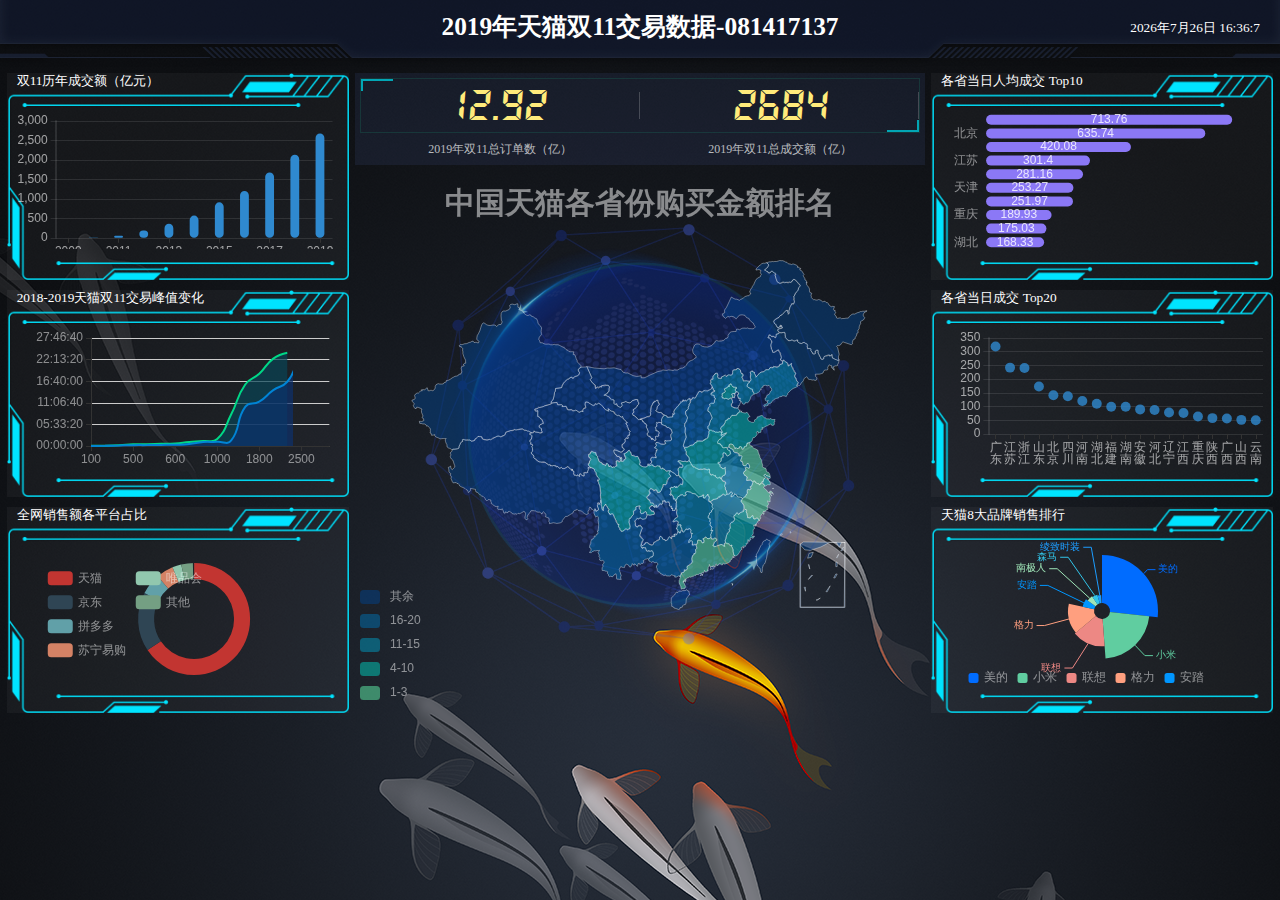
<file: index.html>
<!DOCTYPE html>

<html lang="zh">

<head>
    <meta charset="utf-8" />
    <meta name="viewpoint" content="width=device-width" , initial-scale=1.0 />
    <title>数据可视化大作业-081417137</title>
    <link rel="stylesheet" href="css/index.css">
    <script src="js/flexible.js"></script>

</head>

<body>
    <header>
        <a href="https://github.com/Tanyiqu/2019D11TmallDataVisualization" target="_blank">
            <h1>2019年天猫双11交易数据-081417137</h1>
        </a>

        <div class="showTime">
            <script src="js/getTime.js"></script>
        </div>
    </header>

    <!-- 主体 -->
    <section class="mainbox">
        <!-- 左 -->
        <div class="column">
            <div class="panel bar">
                <h2>双11历年成交额（亿元）</h2>
                <div class="chart"></div>
                <div class="panel-footer"></div>
            </div>


            <div class="panel line">
                <h2>2018-2019天猫双11交易峰值变化</h2>
                <div class="chart"></div>
                <div class="panel-footer"></div>
            </div>

            <div class="panel pie">
                <h2>全网销售额各平台占比</h2>
                <div class="chart"></div>
                <div class="panel-footer"></div>
            </div>
        </div>

        <!-- 中 -->
        <div class="column">
            <!-- 数字部分 -->
            <div class="no">
                <div class="no-hd">
                    <ul>
                        <li>12.92</li>
                        <li>2684</li>
                    </ul>
                    <div class="panel-footer"></div>
                </div>
                <div class="no-bd">
                    <ul>
                        <li>2019年双11总订单数（亿）</li>
                        <li>2019年双11总成交额（亿）</li>
                    </ul>
                </div>

            </div>

            <!-- 地图部分 -->
            <div class="map">
                <div class="map1"></div>
                <div class="map2"></div>
                <div class="map3"></div>
                <div id="mapp" class="chart"></div>
            </div>
        </div>

        <!-- 右 -->
        <div class="column">
            <div class="panel bar2">
                <h2>各省当日人均成交 Top10</h2>
                <div class="chart"></div>
                <div class="panel-footer"></div>
            </div>

            <div class="panel scatter">
                <h2>各省当日成交 Top20</h2>
                <div class="chart"></div>
                <div class="panel-footer"></div>
            </div>

            <div class="panel pie2">
                <h2>天猫8大品牌销售排行</h2>
                <div class="chart"></div>
                <div class="panel-footer"></div>
            </div>
        </div>
    </section>
    <script src="js/echarts.min.js"></script>
    <script src="js/charts/chart1.js"></script>
    <script src="js/charts/chart2.js"></script>
    <script src="js/charts/chart3.js"></script>
    <script src="js/charts/chart4.js"></script>
    <script src="js/charts/chart5.js"></script>
    <script src="js/charts/chart6.js"></script>

    <!-- 添加地图 -->
    <script src="js/china.js"></script>
    <script src="js/charts/map.js"></script>
</body>

</html>
</file>
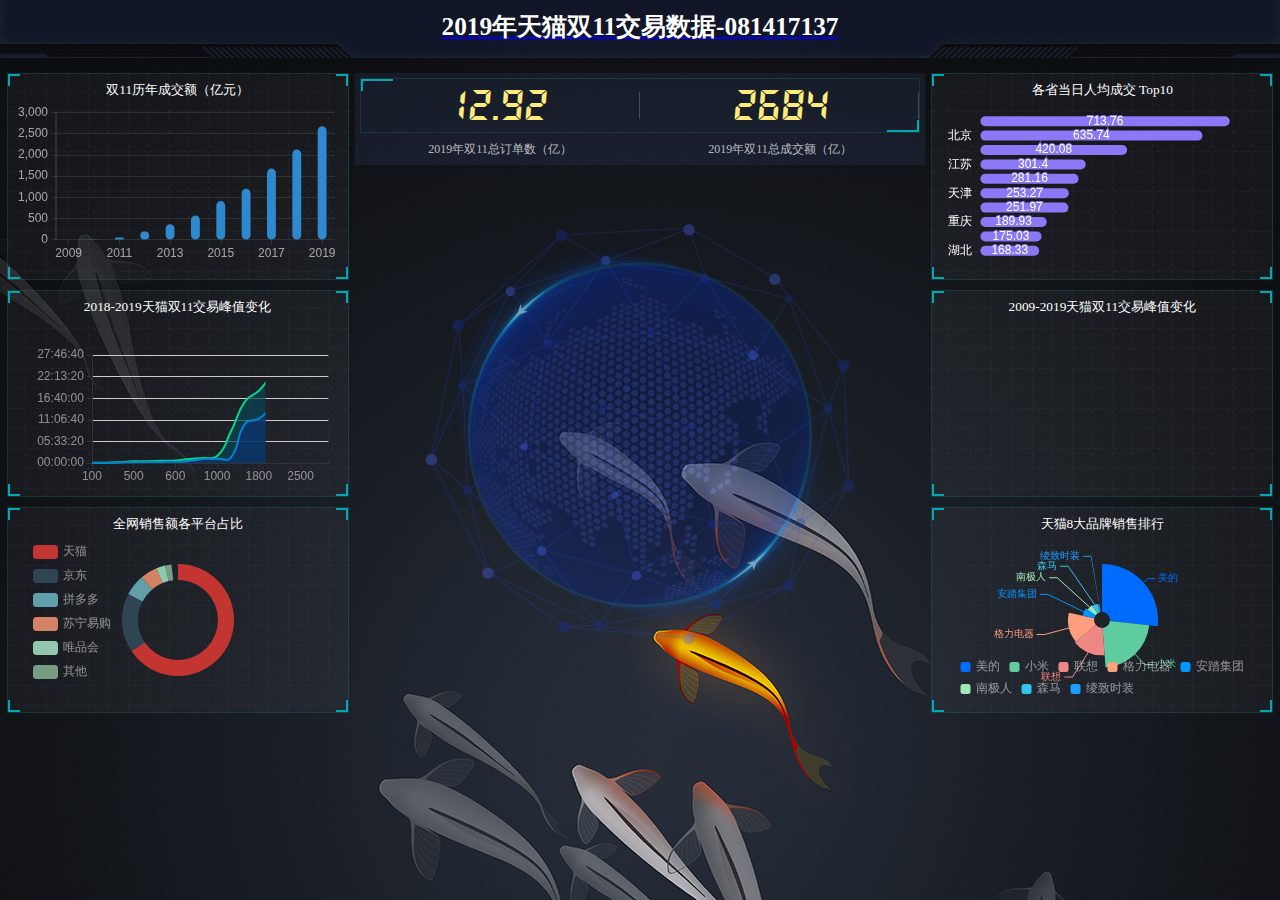
<file: Tmall/index.html>
<!DOCTYPE html>

<html lang="en">

<head>
    <meta charset="utf-8" />
    <meta name="viewpoint" content="width=device-width" , initial-scale=1.0 />
    <title>数据可视化大作业-081417137</title>
    <link rel="stylesheet" href="css/index.css">
    <script src="js/flexible.js"></script>

</head>

<body>
    <header>
        <a href="https://github.com/Tanyiqu/2019D11TmallDataVisualization" target="_blank">
            <h1>2019年天猫双11交易数据-081417137</h1>
        </a>

        <div class="showTime">
            <script src="js/getTime.js"></script>
        </div>
    </header>

    <!-- 主体 -->
    <section class="mainbox">
        <!-- 左 -->
        <div class="column">
            <div class="panel bar">
                <h2>双11历年成交额（亿元）</h2>
                <div class="chart"></div>
                <div class="panel-footer"></div>
            </div>


            <div class="panel line">
                <h2>2018-2019天猫双11交易峰值变化</h2>
                <div class="chart"></div>
                <div class="panel-footer"></div>
            </div>

            <div class="panel pie">
                <h2>全网销售额各平台占比</h2>
                <div class="chart"></div>
                <div class="panel-footer"></div>
            </div>
        </div>

        <!-- 中 -->
        <div class="column">
            <!-- 数字部分 -->
            <div class="no">
                <div class="no-hd">
                    <ul>
                        <li>12.92</li>
                        <li>2684</li>
                    </ul>
                    <div class="panel-footer"></div>
                </div>
                <div class="no-bd">
                    <ul>
                        <li>2019年双11总订单数（亿）</li>
                        <li>2019年双11总成交额（亿）</li>
                    </ul>
                </div>

            </div>

            <!-- 地图部分 -->
            <div class="map">
                <div class="map1"></div>
                <div class="map2"></div>
                <div class="map3"></div>
                <div class="chart"></div>
            </div>
        </div>

        <!-- 右 -->
        <div class="column">
            <div class="panel bar2">
                <h2>各省当日人均成交 Top10</h2>
                <div class="chart"></div>
                <div class="panel-footer"></div>
            </div>

            <div class="panel bar00">
                <h2>2009-2019天猫双11交易峰值变化</h2>
                <div class="chart"></div>
                <div class="panel-footer"></div>
            </div>

            <div class="panel pie2">
                <h2>天猫8大品牌销售排行</h2>
                <div class="chart"></div>
                <div class="panel-footer"></div>
            </div>
        </div>
    </section>

    <script src="js/echarts.min.js"></script>
    <script src="js/charts/chart1.js"></script>
    <script src="js/charts/chart2.js"></script>
    <script src="js/charts/chart3.js"></script>
    <script src="js/charts/chart4.js"></script>
    <script src="js/charts/chart6.js"></script>


</body>

</html>
</file>
<file: css/index.css>
* {
  margin: 0;
  padding: 0;
  box-sizing: border-box;
}
@font-face {
  font-family: electronicFont;
  src: url(../font/DS-DIGIT.TTF);
}
body {
  background: url(../imgs/b2.png) no-repeat top center;
  line-height: 1.15;
}
header {
  height: 1.25rem;
  background: url(../imgs/head_bg.png) no-repeat;
  background-size: 100% 100%;
  position: relative;
}
header h1 {
  font-size: 0.475rem;
  color: #ffffff;
  text-align: center;
  line-height: 1rem;
}
header .showTime {
  position: absolute;
  right: 0.375rem;
  top: 0.0625rem;
  line-height: 0.9375rem;
  color: #FFFFFF;
  font-size: 0.25rem;
}
header a {
  text-decoration: none;
}
li {
  list-style: none;
}
.mainbox {
  min-width: 1024px;
  max-width: 1920px;
  margin: 0 auto;
  padding: 0.125rem 0.125rem 0;
  display: flex;
}
.mainbox .column {
  flex: 3;
}
.mainbox .column:nth-child(2) {
  flex: 5;
  margin: 0 0.125rem 0.1875rem;
}
.mainbox .panel {
  position: relative;
  height: 3.875rem;
  background: url(../imgs/line.png) rgba(255, 255, 255, 0.04);
  background-size: 100% 100%;
  padding: 0 0.1875rem 0.5rem;
  margin-bottom: 0.1875rem;
}
.mainbox .panel h2 {
  height: 0.3rem;
  color: #fff;
  line-height: 0.3rem;
  text-align: left;
  font-size: 0.25rem;
  font-weight: 400;
}
.mainbox .panel .chart {
  height: 3rem;
}
.mainbox .no {
  background: rgba(101, 132, 226, 0.1);
  padding: 0.0875rem;
}
.mainbox .no .no-hd {
  position: relative;
  border: 1px solid rgba(25, 186, 139, 0.17);
}
.mainbox .no .no-hd ul {
  display: flex;
}
.mainbox .no .no-hd ul li {
  position: relative;
  flex: 1;
  line-height: 1rem;
  font-size: 0.875rem;
  color: #ffeb7b;
  text-align: center;
  font-family: "electronicFont";
}
.mainbox .no .no-hd ul li::after {
  position: absolute;
  top: 25%;
  right: 0;
  content: "";
  height: 50%;
  width: 1px;
  background: rgba(255, 255, 255, 0.2);
}
.mainbox .no .no-hd::before {
  position: absolute;
  top: 0;
  left: 0;
  height: 10px;
  width: 30px;
  border-top: 2px solid #02a6b5;
  border-left: 2px solid #02a6b5;
  content: "";
}
.mainbox .no .no-hd .panel-footer {
  position: absolute;
  left: 0;
  bottom: 0;
  width: 100%;
  background-color: pink;
}
.mainbox .no .no-hd .panel-footer::after {
  position: absolute;
  bottom: 0;
  right: 0;
  height: 10px;
  width: 30px;
  border-bottom: 2px solid #02a6b5;
  border-right: 2px solid #02a6b5;
  content: "";
}
.mainbox .no .no-bd ul {
  display: flex;
}
.mainbox .no .no-bd ul li {
  flex: 1;
  text-align: center;
  color: rgba(255, 255, 255, 0.7);
  font-size: 0.225rem;
  height: 0.5rem;
  line-height: 0.5rem;
  padding-top: 0.05rem;
}
.map {
  position: relative;
  height: 10.125rem;
}
.map .map1 {
  width: 6.475rem;
  height: 6.475rem;
  position: absolute;
  top: 50%;
  left: 50%;
  transform: translate(-50%, -50%);
  background: url(../imgs/map.png);
  background-size: 100% 100%;
  filter: opacity(0.3);
}
.map .map2 {
  position: absolute;
  top: 50%;
  left: 50%;
  transform: translate(-50%, -50%);
  width: 8.0375rem;
  height: 8.0375rem;
  background: url(../imgs/lbx.png);
  background-size: 100% 100%;
  opacity: 0.5;
  animation: rotate1 15s linear infinite;
}
.map .map3 {
  position: absolute;
  top: 50%;
  left: 50%;
  transform: translate(-50%, -50%);
  width: 7.075rem;
  height: 7.075rem;
  background: url(../imgs/jt.png);
  background-size: 100% 100%;
  animation: rotate2 10s linear infinite;
  opacity: 0.65;
}
@keyframes rotate1 {
  from {
    transform: translate(-50%, -50%) rotate(0deg);
  }
  to {
    transform: translate(-50%, -50%) rotate(360deg);
  }
}
@keyframes rotate2 {
  from {
    transform: translate(-50%, -50%) rotate(0deg);
  }
  to {
    transform: translate(-50%, -50%) rotate(-360deg);
  }
}
.map .chart {
  position: absolute;
  top: 0;
  left: 0;
  width: 100%;
  height: 10.125rem;
}
</file>
<file: Tmall/css/index.css>
* {
  margin: 0;
  padding: 0;
  box-sizing: border-box;
}
@font-face {
  font-family: electronicFont;
  src: url(../font/DS-DIGIT.TTF);
}
body {
  background: url(../images/b2.png) no-repeat top center;
  line-height: 1.15;
}
header {
  height: 1.25rem;
  background: url(../images/head_bg.png) no-repeat;
  background-size: 100% 100%;
  position: relative;
}
header h1 {
  font-size: 0.475rem;
  color: #ffffff;
  text-align: center;
  line-height: 1rem;
}
header .showTime {
  position: absolute;
  right: 0.375rem;
  top: 0.0625rem;
  line-height: 0.9375rem;
  color: #FFFFFF;
  font-size: 0.25rem;
}
li {
  list-style: none;
}
.mainbox {
  min-width: 1024px;
  max-width: 1920px;
  margin: 0 auto;
  padding: 0.125rem 0.125rem 0;
  display: flex;
}
.mainbox .column {
  flex: 3;
}
.mainbox .column:nth-child(2) {
  flex: 5;
  margin: 0 0.125rem 0.1875rem;
}
.mainbox .panel {
  position: relative;
  height: 3.875rem;
  border: 1px solid rgba(25, 186, 139, 0.17);
  background: url(../images/line.png) rgba(255, 255, 255, 0.04);
  padding: 0 0.1875rem 0.5rem;
  margin-bottom: 0.1875rem;
}
.mainbox .panel::before {
  position: absolute;
  top: 0;
  left: 0;
  height: 10px;
  width: 10px;
  border-top: 2px solid #02a6b5;
  border-left: 2px solid #02a6b5;
  content: "";
}
.mainbox .panel::after {
  position: absolute;
  top: 0;
  right: 0;
  height: 10px;
  width: 10px;
  border-top: 2px solid #02a6b5;
  border-right: 2px solid #02a6b5;
  content: "";
}
.mainbox .panel .panel-footer {
  position: absolute;
  left: 0;
  bottom: 0;
  width: 100%;
  background-color: pink;
}
.mainbox .panel .panel-footer::before {
  position: absolute;
  left: 0;
  bottom: 0;
  height: 10px;
  width: 10px;
  border-left: 2px solid #02a6b5;
  border-bottom: 2px solid #02a6b5;
  content: "";
}
.mainbox .panel .panel-footer::after {
  position: absolute;
  bottom: 0;
  right: 0;
  height: 10px;
  width: 10px;
  border-bottom: 2px solid #02a6b5;
  border-right: 2px solid #02a6b5;
  content: "";
}
.mainbox .panel h2 {
  height: 0.6rem;
  color: #fff;
  line-height: 0.6rem;
  text-align: center;
  font-size: 0.25rem;
  font-weight: 400;
}
.mainbox .panel .chart {
  height: 3rem;
}
.mainbox .no {
  background: rgba(101, 132, 226, 0.1);
  padding: 0.0875rem;
}
.mainbox .no .no-hd {
  position: relative;
  border: 1px solid rgba(25, 186, 139, 0.17);
}
.mainbox .no .no-hd ul {
  display: flex;
}
.mainbox .no .no-hd ul li {
  position: relative;
  flex: 1;
  line-height: 1rem;
  font-size: 0.875rem;
  color: #ffeb7b;
  text-align: center;
  font-family: "electronicFont";
}
.mainbox .no .no-hd ul li::after {
  position: absolute;
  top: 25%;
  right: 0;
  content: "";
  height: 50%;
  width: 1px;
  background: rgba(255, 255, 255, 0.2);
}
.mainbox .no .no-hd::before {
  position: absolute;
  top: 0;
  left: 0;
  height: 10px;
  width: 30px;
  border-top: 2px solid #02a6b5;
  border-left: 2px solid #02a6b5;
  content: "";
}
.mainbox .no .no-hd .panel-footer {
  position: absolute;
  left: 0;
  bottom: 0;
  width: 100%;
  background-color: pink;
}
.mainbox .no .no-hd .panel-footer::after {
  position: absolute;
  bottom: 0;
  right: 0;
  height: 10px;
  width: 30px;
  border-bottom: 2px solid #02a6b5;
  border-right: 2px solid #02a6b5;
  content: "";
}
.mainbox .no .no-bd ul {
  display: flex;
}
.mainbox .no .no-bd ul li {
  flex: 1;
  text-align: center;
  color: rgba(255, 255, 255, 0.7);
  font-size: 0.225rem;
  height: 0.5rem;
  line-height: 0.5rem;
  padding-top: 0.05rem;
}
.map {
  position: relative;
  height: 10.125rem;
}
.map .map1 {
  width: 6.475rem;
  height: 6.475rem;
  position: absolute;
  top: 50%;
  left: 50%;
  transform: translate(-50%, -50%);
  background: url(../images/map.png);
  background-size: 100% 100%;
  filter: opacity(0.3);
}
.map .map2 {
  position: absolute;
  top: 50%;
  left: 50%;
  transform: translate(-50%, -50%);
  width: 8.0375rem;
  height: 8.0375rem;
  background: url(../images/lbx.png);
  background-size: 100% 100%;
  opacity: 0.5;
  animation: rotate1 15s linear infinite;
}
.map .map3 {
  position: absolute;
  top: 50%;
  left: 50%;
  transform: translate(-50%, -50%);
  width: 7.075rem;
  height: 7.075rem;
  background: url(../images/jt.png);
  background-size: 100% 100%;
  animation: rotate2 10s linear infinite;
  opacity: 0.65;
}
@keyframes rotate1 {
  from {
    transform: translate(-50%, -50%) rotate(0deg);
  }
  to {
    transform: translate(-50%, -50%) rotate(360deg);
  }
}
@keyframes rotate2 {
  from {
    transform: translate(-50%, -50%) rotate(0deg);
  }
  to {
    transform: translate(-50%, -50%) rotate(-360deg);
  }
}
.map .chart {
  position: absolute;
  top: 0;
  left: 0;
  width: 100%;
  height: 10.125rem;
}
</file>
